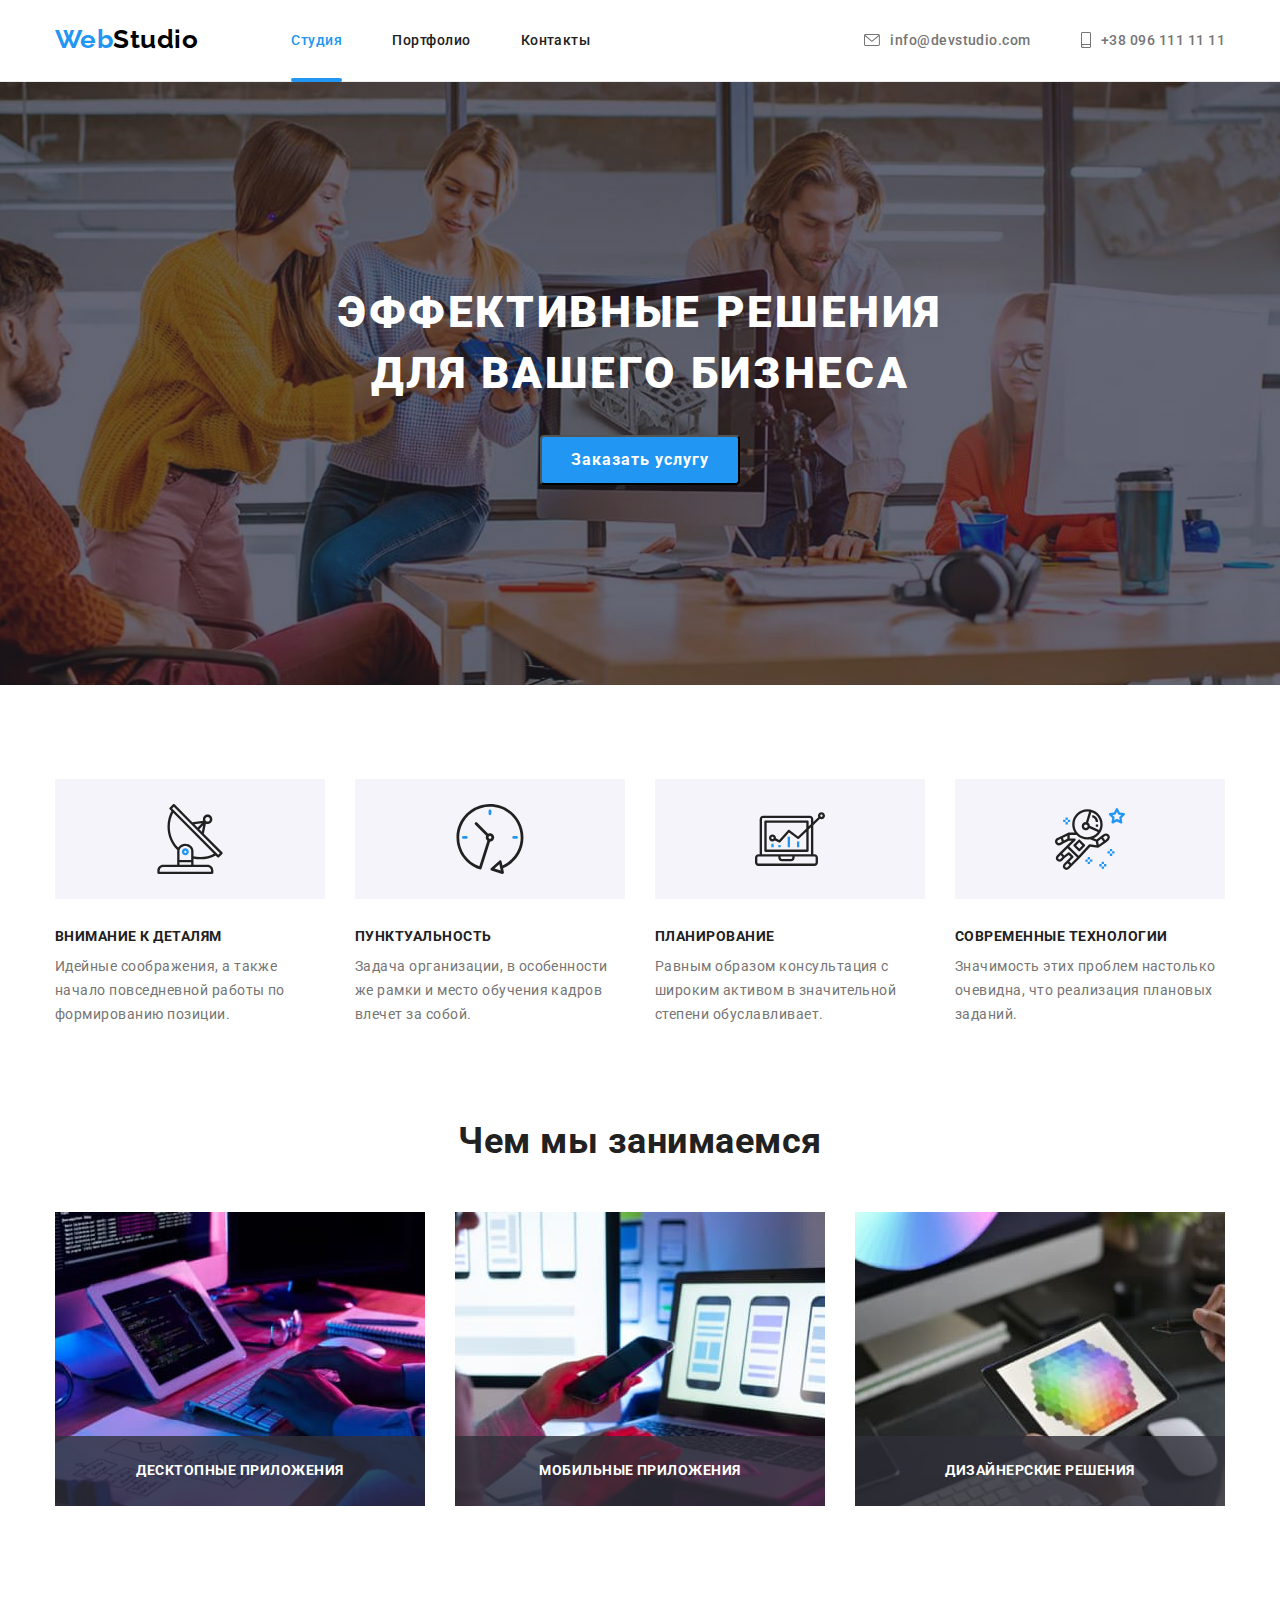
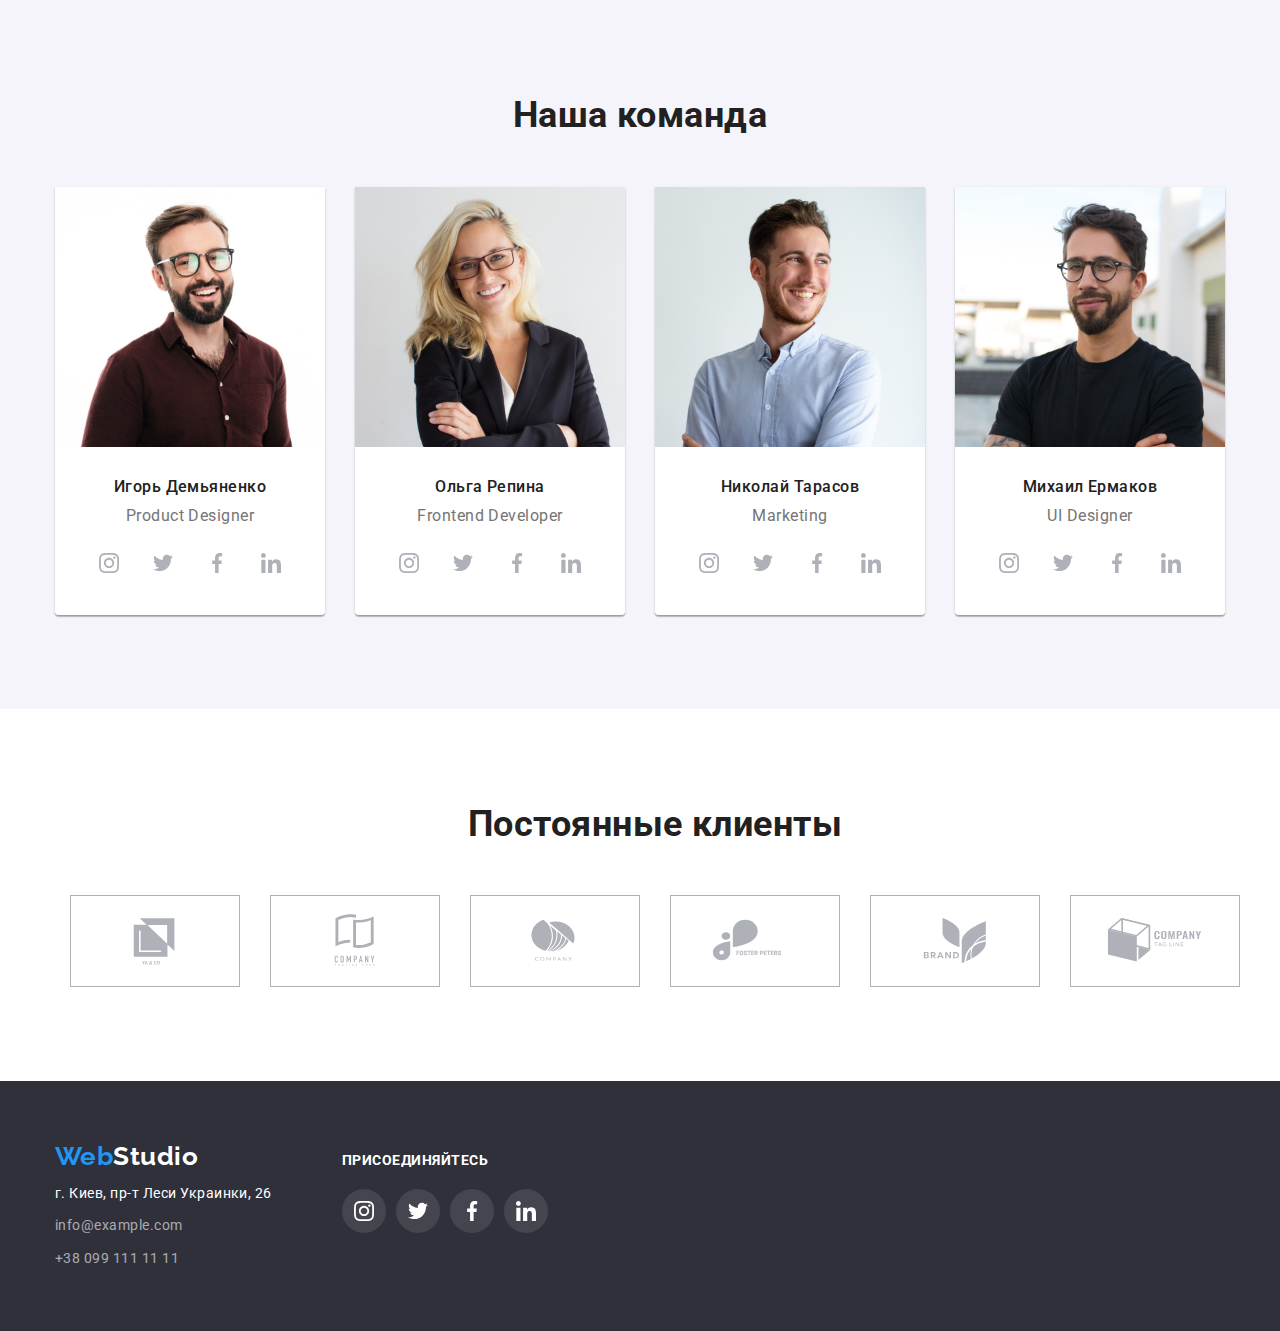
<file: index.html>
<!DOCTYPE html>
<html lang="ru">

<head>
    <meta charset="UTF-8">
    <meta http-equiv="X-UA-Compatible" content="IE=edge">
    <meta name="viewport" content="width=device-width, initial-scale=1.0">
    <title>Document</title>
    <link rel="preconnect" href="https://fonts.googleapis.com">
    <link rel="preconnect" href="https://fonts.gstatic.com" crossorigin>
    <link
        href="https://fonts.googleapis.com/css2?family=Raleway:wght@700&family=Roboto:wght@400;500;700;900&display=swap"
        rel="stylesheet">
    <link rel="stylesheet" href="https://cdnjs.cloudflare.com/ajax/libs/modern-normalize/1.1.0/modern-normalize.min.css">
    <link rel="stylesheet" href="./css/styles.css">
</head>

<body>
    <header class="header">
        <div class="container main-nav">
            <nav class="nav">
                <a href="/" lang="en" class="logo"><span class="web">Web</span><span class="studio">Studio</span></a>
                <ul class="sitenav">
                    <li class="sitenav-item"><a href="./index.html" class="sitenav-link current">Студия</a></li>
                    <li class="sitenav-item"><a href="./portfolio.html" class="sitenav-link">Портфолио</a></li>
                    <li class="sitenav-item"><a href="" class="sitenav-link">Контакты</a></li>
                </ul>
            </nav>
            <ul class="contacts">
                <li class="contacts-item">
                    <a href="mailto:info@devstudio.com" class="contacts-link">
                        <svg class="contacts-icon" width="16" height="12">
                            <use href="./images/icons.svg#icon-envelope"></use>
                        </svg>
                    info@devstudio.com
                    </a>
                </li>
                <li class="contacts-item">
                    <a href="tel:+380961111111" class="contacts-link">
                        <svg class="contacts-icon" width="10" height="16">
                            <use href="./images/icons.svg#icon-smartphone"></use>
                        </svg>
                    +38 096 111 11 11
                    </a>
                </li>
            </ul>
        </div>
    </header>
    <main>
        <section class="hero">
            <div class="container">
                <h1 class="hero-title">Эффективные решения <br>для вашего бизнеса</h1>
                <button data-modal-open type="button" class="hero-btn" >Заказать услугу</button>
            </div>
        </section>
        <section class="section">
            <div class="container">
                <h2  class="section-title visually-hidden">Преимущества</h2>
                <ul class="features">
                    <li class="features-item">
                        <div class="thumb"> 
                            <svg class="icon">
                                <use href="./images/icons.svg#icon-antenna"></use>
                            </svg>
                        </div>
                        <h3 class="features-title">Внимание к деталям</h3>
                        <p class="features-text">Идейные соображения, а также начало повседневной работы по формированию позиции.</p>
                    </li>
                    <li class="features-item">
                        <div class="thumb">
                            <svg class="icon">
                                <use href="./images/icons.svg#icon-clock"></use>
                            </svg>
                        </div>
                        <h3 class="features-title">Пунктуальность</h3>
                        <p class="features-text">Задача организации, в особенности же рамки и место обучения кадров влечет за собой.
                        </p>
                    </li>
                    <li class="features-item">
                        <div class="thumb">
                            <svg class="icon">
                                <use href="./images/icons.svg#icon-diagram"></use>
                            </svg>
                        </div>
                        <h3 class="features-title">Планирование</h3>
                        <p class="features-text">Равным образом консультация с широким активом в значительной степени обуславливает.
                        </p>
                    </li>
                    <li class="features-item">
                        <div class="thumb">
                            <svg class="icon">
                                <use href="./images/icons.svg#icon-astronaut"></use>
                            </svg>
                        </div>
                        <h3 class="features-title">Современные технологии</h3>
                        <p class="features-text">Значимость этих проблем настолько очевидна, что реализация плановых заданий.</p>
                    </li>
                </ul>
            </div>
        </section>
        <section class="section section-works">
            <div class="container">
                <h2 class="section-title">Чем мы занимаемся</h2>
                <ul class="works">
                    <li class="works-item">
                        <div class="works-thumb">
                            <img src="images/box1.jpg" alt="Пример работы" width="370" height="294" class="works-photo">
                            <p class="works-text">Десктопные приложения</p>
                        </div>
                    </li>
                    <li class="works-item">
                        <div class="works-thumb">
                            <img src="images/box2.jpg" alt="Пример работы" width="370" height="294" class="works-photo">
                            <p class="works-text">Мобильные приложения</p>
                        </div>
                    </li>
                    <li class="works-item">
                        <div class="works-thumb">
                            <img src="images/box3.jpg" alt="Пример работы" width="370" height="294" class="works-photo">   
                            <p class="works-text">Дизайнерские решения</p>
                        </div>
                        
                    </li>
                </ul>
            </div>
        </section>
        <section class="section section-team">
            <div class="container">
                <h2 class="section-title">Наша команда</h2>
                <ul class="team">
                    <li class="team-item">
                        <img src="./images/img1.jpg" alt="Фото. Игорь Демьяненко" width="270" height="260">
                        <div class="team-div">
                            <h3 class="team-title">Игорь Демьяненко</h3>
                            <p class="team-text">Product Designer</p>
                            <ul class="team-list">
                                <li class="team-link">
                                    <a href=""class="icon-link">
                                        <svg class="team-icon">
                                            <use href="./images/icons.svg#icon-instagram"></use>
                                        </svg>
                                    </a>
                                </li>
                                <li class="team-link">
                                    <a href="" class="icon-link">
                                        <svg class="team-icon">
                                            <use href="./images/icons.svg#icon-twitter"></use>
                                        </svg>
                                    </a>
                                </li>
                                <li class="team-link">
                                    <a href="" class="icon-link">
                                        <svg class="team-icon">
                                            <use href="./images/icons.svg#icon-facebook"></use>
                                        </svg>
                                    </a>
                                </li>
                                <li class="team-link">
                                    <a href="" class="icon-link">
                                        <svg class="team-icon">
                                            <use href="./images/icons.svg#icon-linkedin"></use>
                                        </svg>
                                    </a>
                                </li>
                            </ul>
                        </div>
                    </li>
                    <li class="team-item">
                        <img src="./images/img2.jpg" alt="Фото. Ольга Репина" width="270" height="260">
                        <div class="team-div">
                            <h3 class="team-title">Ольга Репина</h3>
                            <p class="team-text">Frontend Developer</p>
                            <div>
                                <ul class="team-list">
                                    <li class="team-link">
                                        <a href="" class="icon-link">
                                            <svg class="team-icon">
                                                <use href="./images/icons.svg#icon-instagram"></use>
                                            </svg>
                                        </a>
                                    </li>
                                    <li class="team-link">
                                        <a href="" class="icon-link">
                                            <svg class="team-icon">
                                                <use href="./images/icons.svg#icon-twitter"></use>
                                            </svg>
                                        </a>
                                    </li>
                                    <li class="team-link">
                                        <a href="" class="icon-link">
                                            <svg class="team-icon">
                                                <use href="./images/icons.svg#icon-facebook"></use>
                                            </svg>
                                        </a>
                                    </li>
                                    <li class="team-link">
                                        <a href="" class="icon-link">
                                            <svg class="team-icon">
                                                <use href="./images/icons.svg#icon-linkedin"></use>
                                            </svg>
                                        </a>
                                    </li>
                                </ul>
                            </div>
                        </div>
                    </li>
                    <li class="team-item">
                        <img src="./images/img3.jpg" alt="Фото. Николай Тарасов" width="270" height="260">
                        <div class="team-div">
                            <h3 class="team-title">Николай Тарасов</h3>
                            <p class="team-text">Marketing</p>
                            <div>
                                <ul class="team-list">
                                    <li class="team-link">
                                        <a href="" class="icon-link">
                                            <svg class="team-icon">
                                                <use href="./images/icons.svg#icon-instagram"></use>
                                            </svg>
                                        </a>
                                    </li>
                                    <li class="team-link">
                                        <a href="" class="icon-link">
                                            <svg class="team-icon">
                                                <use href="./images/icons.svg#icon-twitter"></use>
                                            </svg>
                                        </a>
                                    </li>
                                    <li class="team-link">
                                        <a href="" class="icon-link">
                                            <svg class="team-icon">
                                                <use href="./images/icons.svg#icon-facebook"></use>
                                            </svg>
                                        </a>
                                    </li>
                                    <li class="team-link">
                                        <a href="" class="icon-link">
                                            <svg class="team-icon">
                                                <use href="./images/icons.svg#icon-linkedin"></use>
                                            </svg>
                                        </a>
                                    </li>
                                </ul>
                            </div>
                        </div>
                    </li>
                    <li class="team-item">
                        <img src="./images/img4.jpg" alt="Фото. Михаил Ермаков" width="270" height="260">
                        <div class="team-div">
                            <h3 class="team-title">Михаил Ермаков</h3>
                            <p class="team-text">UI Designer</p>
                            <div>
                                <ul class="team-list">
                                    <li class="team-link">
                                        <a href="" class="icon-link">
                                            <svg class="team-icon">
                                                <use href="./images/icons.svg#icon-instagram"></use>
                                            </svg>
                                        </a>
                                    </li>
                                    <li class="team-link">
                                        <a href="" class="icon-link">
                                            <svg class="team-icon">
                                                <use href="./images/icons.svg#icon-twitter"></use>
                                            </svg>
                                        </a>
                                    </li>
                                    <li class="team-link">
                                        <a href="" class="icon-link">
                                            <svg class="team-icon">
                                                <use href="./images/icons.svg#icon-facebook"></use>
                                            </svg>
                                        </a>
                                    </li>
                                    <li class="team-link">
                                        <a href="" class="icon-link">
                                            <svg class="team-icon">
                                                <use href="./images/icons.svg#icon-linkedin"></use>
                                            </svg>
                                        </a>
                                    </li>
                                </ul>
                            </div>
                        </div>
                    </li>
                </ul>
            </div>
        </section>
        <section class="section clients">
            <div class="container clients-container">
                <h2 class="section-title">Постоянные клиенты</h2>
                <ul class="clients-list">
                    <li class="clients-item">
                        <a href="" class="clients-link">
                            <svg class="clients-icon">
                                <use href="./images/icons.svg#icon-Logo"></use>
                            </svg>
                        </a>   
                    </li>
                    <li class="clients-item">
                        <a href="" class="clients-link">
                            <svg class="clients-icon">
                                <use href="./images/icons.svg#icon-Logo-1"></use>
                            </svg>
                        </a>
                    </li>
                    <li class="clients-item">
                        <a href="" class="clients-link">
                            <svg class="clients-icon" >
                                <use href="./images/icons.svg#icon-Logo-2"></use>
                            </svg>
                        </a>
                    </li>
                    <li class="clients-item">
                        <a href="" class="clients-link">
                            <svg class="clients-icon">
                                <use href="./images/icons.svg#icon-Logo-3"></use>
                            </svg>
                        </a>
                    </li>
                    <li class="clients-item">
                        <a href="" class="clients-link">
                            <svg class="clients-icon">
                                <use href="./images/icons.svg#icon-Logo-4"></use>
                            </svg>
                        </a>
                    </li>
                    <li class="clients-item">
                        <a href="" class="clients-link">
                            <svg class="clients-icon">
                                <use href="./images/icons.svg#icon-Logo-5"></use>
                            </svg>
                        </a>
                    </li>
                </ul>
    </main>
    <footer class="footer">
        <div class="container list">
            <div class="list-div">
                <a href="/" lang="en" class="footer-logo"><span class="footer-web">Web</span><span class="footer-studio">Studio</span></a>
                <address class="address">
                    <ul class="footer-list">
                        <li class="footer-item">
                            <p class="footer-address">г. Киев, пр-т Леси Украинки, 26</p>
                        </li>
                        <li class="footer-item"><a href="mailto:info@example.com" class="footer-contacts">info@example.com</a></li>
                        <li class="footer-item"><a href="tel:+380991111111" class="footer-contacts"> +38 099 111 11 11</a></li>
                    </ul>
                </address>
            </div>
            <div>
                <p class="footer-title">присоединяйтесь</p>
                <ul class="footer-team-list">
                    <li class="footer-team-link">
                        <a href="" class="footer-icon-link">
                            <svg class="footer-team-icon">
                                <use href="./images/icons.svg#icon-instagram"></use>
                            </svg>
                        </a>
                    </li>
                    <li class="footer-team-link">
                        <a href="" class="footer-icon-link">
                            <svg class="footer-team-icon">
                                <use href="./images/icons.svg#icon-twitter"></use>
                            </svg>
                        </a>
                    </li>
                    <li class="footer-team-link">
                        <a href="" class="footer-icon-link">
                            <svg class="footer-team-icon">
                                <use href="./images/icons.svg#icon-facebook"></use>
                            </svg>
                        </a>
                    </li>
                    <li class="footer-team-link">
                        <a href="" class="footer-icon-link">
                            <svg class="footer-team-icon">
                                <use href="./images/icons.svg#icon-linkedin"></use>
                            </svg>
                        </a>
                    </li>
                </ul>
            </div>
        </div>
    </footer>
    <div class="backdrop is-hidden" data-modal>
        <div class="modal">
        <button type="button" class="close-button" data-modal-close>
            <svg class="button-icon">
                <use href="./images/icons.svg#icon-vector"></use>
            </svg>
        </button>

        </div>
    </div>
        <script src="./js/modal.js"></script>
</body>

</html>
</file>
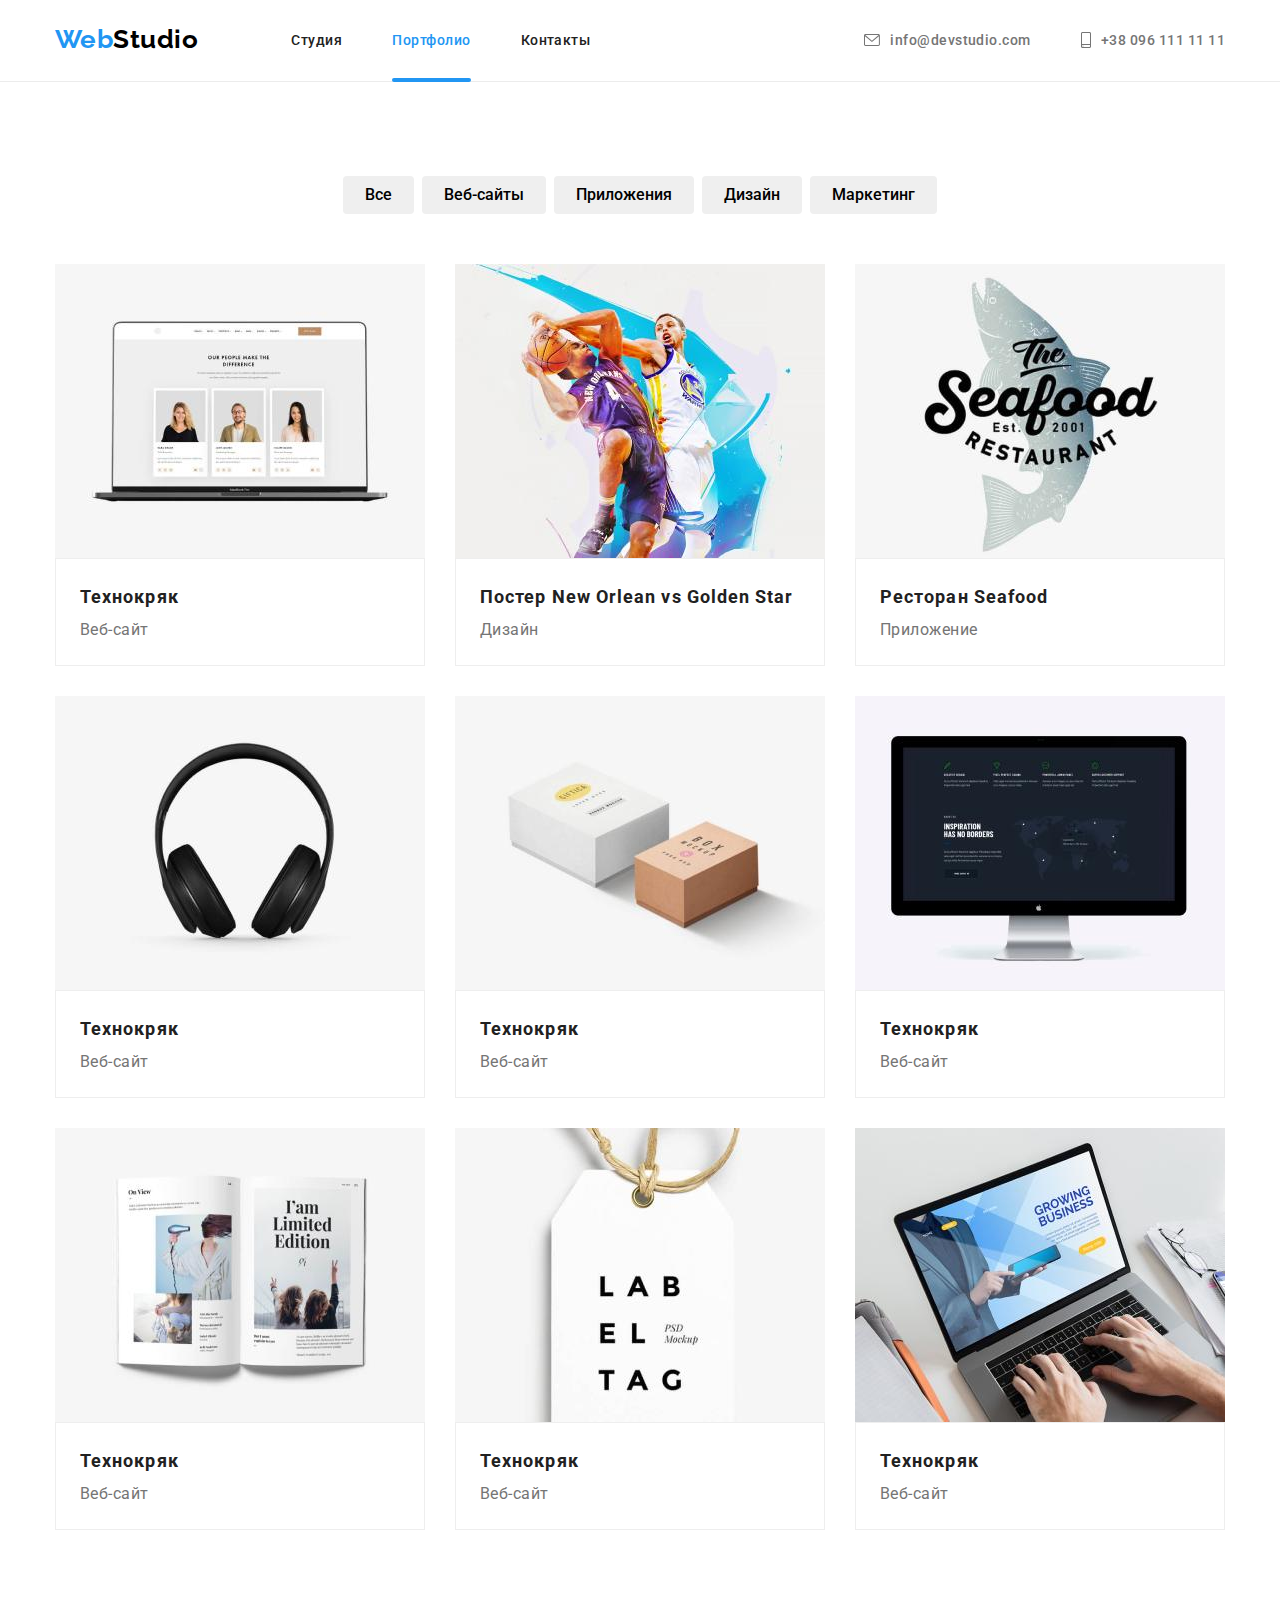
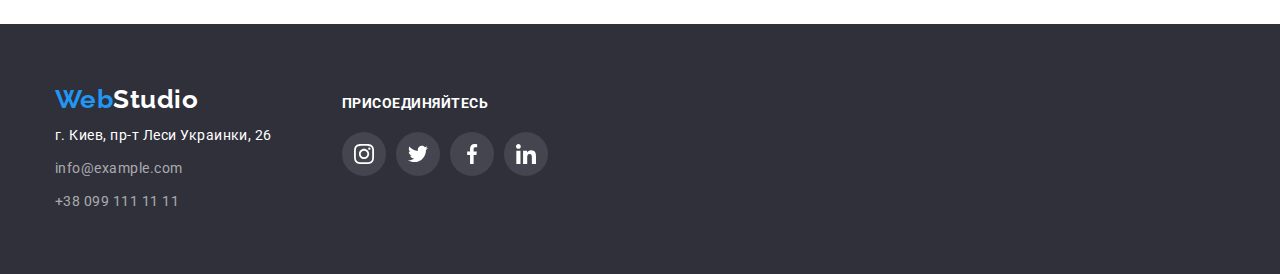
<file: portfolio.html>
<!DOCTYPE html>
<html lang="en">

<head>
    <meta charset="UTF-8">
    <meta http-equiv="X-UA-Compatible" content="IE=edge">
    <meta name="viewport" content="width=device-width, initial-scale=1.0">
    <title>Document</title>
    <link rel="preconnect" href="https://fonts.googleapis.com">
    <link rel="preconnect" href="https://fonts.gstatic.com" crossorigin>
    <link
        href="https://fonts.googleapis.com/css2?family=Raleway:wght@700&family=Roboto:wght@400;500;700;900&display=swap"
        rel="stylesheet">
    <link rel="stylesheet" href="https://cdnjs.cloudflare.com/ajax/libs/modern-normalize/1.1.0/modern-normalize.min.css">
    <link rel="stylesheet" href="./css/styles.css">
</head>

<body>
    <header class="header">
        <div class="container main-nav">
            <nav class="nav">
                <a href="/" lang="en" class="logo"><span class="web">Web</span><span class="studio">Studio</span></a>
                <ul class="sitenav">
                    <li class="sitenav-item"><a href="./index.html" class="sitenav-link">Студия</a></li>
                    <li class="sitenav-item"><a href="./portfolio.html" class="sitenav-link current">Портфолио</a></li>
                    <li class="sitenav-item"><a href="" class="sitenav-link">Контакты</a></li>
                </ul>
            </nav>
            <ul class="contacts">
                <li class="contacts-item">
                    <a href="mailto:info@devstudio.com" class="contacts-link">
                        <svg class="contacts-icon" width="16" height="12">
                            <use href="./images/icons.svg#icon-envelope"></use>
                        </svg>
                        info@devstudio.com
                    </a>
                </li>
                <li class="contacts-item">
                    <a href="tel:+380961111111" class="contacts-link">
                        <svg class="contacts-icon" width="10" height="16">
                            <use href="./images/icons.svg#icon-smartphone"></use>
                        </svg>
                        +38 096 111 11 11
                    </a>
                </li>
            </ul>
        </div>
    </header>
    <main>
        <section class="section">
            <div class="container">
                <h1 class="visually-hidden">Наши работы</h1>
                <ul class="filtr">
                    <li class="filtr-item"><button type="button" class="filtr-button">Все</button></li>
                    <li class="filtr-item"><button type="button" class="filtr-button">Веб-сайты</button></li>
                    <li class="filtr-item"><button type="button" class="filtr-button">Приложения</button></li>
                    <li class="filtr-item"><button type="button" class="filtr-button">Дизайн</button></li>
                    <li class="filtr-item"><button type="button" class="filtr-button">Маркетинг</button></li>
                </ul>
                <ul class="portfolio">
                    <li class="portfolio-item">
                        <a href="" class="portfolio-link">
                            <div class="overlay-thumb">
                                <img src="./images/portfolio1.jpg" alt="Технокряк" width="370" height="294">
                                    <div class="div-overlay">
                                        <p class="portfolio-overlay">
                                        Технокряк это современная площадка распространения коронавируса.
                                        Компании используют эту платформу для цифрового
                                        шпионажа и атак на защищённые сервера конкурентов.
                                        </p>
                                    </div>
                            </div>
                            <div class="portfolio-div">
                                <h2 class="portfolio-title">Технокряк</h2>
                                <p class="portfolio-text">Веб-сайт</p>
                            </div>
                        </a>
                    </li>
                    <li class="portfolio-item">
                        <a href="" class="portfolio-link">
                            <div class="overlay-thumb">
                                <img src="./images/portfolio2.jpg" alt="Постер New Orlean vs Golden Star" width="370"
                                    height="294">   
                                    <div class="div-overlay">
                                        <p class="portfolio-overlay">
                                        Технокряк это современная площадка распространения коронавируса.
                                        Компании используют эту платформу для цифрового
                                        шпионажа и атак на защищённые сервера конкурентов.
                                        </p>
                                    </div>
                            </div>
                            <div class="portfolio-div">
                                <h2 class="portfolio-title">Постер New Orlean vs Golden Star</h2>
                                <p class="portfolio-text">Дизайн</p>
                            </div>
                        </a>
                    </li>
                    <li class="portfolio-item">
                        <a href="" class="portfolio-link">
                            <div class="overlay-thumb">
                                <img src="./images/portfolio3.jpg" alt="Ресторан Seafood. Постер" width="370" height="294">
                                    <div class="div-overlay">
                                        <p class="portfolio-overlay">
                                            Технокряк это современная площадка распространения коронавируса.
                                            Компании используют эту платформу для цифрового
                                            шпионажа и атак на защищённые сервера конкурентов.
                                        </p>
                                    </div>
                            </div>
                            <div class="portfolio-div">
                                <h2 class="portfolio-title">Ресторан Seafood</h2>
                                <p class="portfolio-text">Приложение</p>
                            </div>
                        </a>
                    </li>
                    <li class="portfolio-item">
                        <a href="" class="portfolio-link">
                            <div class="overlay-thumb">
                                <img src="./images/portfolio4.jpg" alt="Технокряк" width="370" height="294">
                                <div class="div-overlay">
                                    <p class="portfolio-overlay">
                                        Технокряк это современная площадка распространения коронавируса.
                                        Компании используют эту платформу для цифрового
                                        шпионажа и атак на защищённые сервера конкурентов.
                                    </p>
                                </div>
                            </div>
                            <div class="portfolio-div">
                                <h2 class="portfolio-title">Технокряк</h2>
                                <p class="portfolio-text">Веб-сайт</p>
                            </div>
                        </a>
                    </li>
                    <li class="portfolio-item">
                        <a href="" class="portfolio-link">
                            <div class="overlay-thumb">
                                <img src="./images/portfolio5.jpg" alt="Технокряк" width="370" height="294">
                                <div class="div-overlay">
                                    <p class="portfolio-overlay">
                                        Технокряк это современная площадка распространения коронавируса.
                                        Компании используют эту платформу для цифрового
                                        шпионажа и атак на защищённые сервера конкурентов.
                                    </p>
                                </div>
                            </div>
                            <div class="portfolio-div">
                                <h2 class="portfolio-title">Технокряк</h2>
                                <p class="portfolio-text">Веб-сайт</p>
                            </div>
                        </a>
                    </li>
                    <li class="portfolio-item">
                        <a href="" class="portfolio-link">
                            <div class="overlay-thumb">
                                <img src="./images/portfolio6.jpg" alt="Технокряк" width="370" height="294">
                                <div class="div-overlay">
                                    <p class="portfolio-overlay">
                                        Технокряк это современная площадка распространения коронавируса.
                                        Компании используют эту платформу для цифрового
                                        шпионажа и атак на защищённые сервера конкурентов.
                                    </p>
                                </div>
                            </div>
                            <div class="portfolio-div">
                                <h2 class="portfolio-title">Технокряк</h2>
                                <p class="portfolio-text">Веб-сайт</p>
                            </div>
                        </a>
                    </li>
                    <li class="portfolio-item">
                        <a href="" class="portfolio-link">
                            <div class="overlay-thumb">
                                <img src="./images/portfolio7.jpg" alt="Технокряк" width="370" height="294">
                                <div class="div-overlay">
                                    <p class="portfolio-overlay">
                                        Технокряк это современная площадка распространения коронавируса.
                                        Компании используют эту платформу для цифрового
                                        шпионажа и атак на защищённые сервера конкурентов.
                                    </p>
                                </div>
                            </div>
                            <div class="portfolio-div">
                                <h2 class="portfolio-title">Технокряк</h2>
                                <p class="portfolio-text">Веб-сайт</p>
                            </div>
                        </a>
                    </li>
                    <li class="portfolio-item">
                        <a href="" class="portfolio-link">
                            <div class="overlay-thumb">
                                <img src="./images/portfolio8.jpg" alt="Технокряк" width="370" height="294">
                                <div class="div-overlay">
                                    <p class="portfolio-overlay">
                                        Технокряк это современная площадка распространения коронавируса.
                                        Компании используют эту платформу для цифрового
                                        шпионажа и атак на защищённые сервера конкурентов.
                                    </p>
                                </div>
                            </div>
                            <div class="portfolio-div">
                                <h2 class="portfolio-title">Технокряк</h2>
                                <p class="portfolio-text">Веб-сайт</p>
                            </div>
                        </a>
                    </li>
                    <li class="portfolio-item">
                        <a href="" class="portfolio-link">
                            <div class="overlay-thumb">
                                <img src="./images/portfolio9.jpg" alt="Технокряк" width="370" height="294">
                                <div class="div-overlay">
                                    <p class="portfolio-overlay">
                                        Технокряк это современная площадка распространения коронавируса.
                                        Компании используют эту платформу для цифрового
                                        шпионажа и атак на защищённые сервера конкурентов.
                                    </p>
                                </div>
                            </div>
                            <div class="portfolio-div">
                                <h2 class="portfolio-title">Технокряк</h2>
                                <p class="portfolio-text">Веб-сайт</p>
                            </div>
                        </a>
                    </li>
                </ul>
            </div>
        </section>
    </main>
    <footer class="footer">
        <div class="container list">
            <div class="list-div">
                <a href="/" lang="en" class="footer-logo"><span class="footer-web">Web</span><span
                        class="footer-studio">Studio</span></a>
                <address class="address">
                    <ul class="footer-list">
                        <li class="footer-item">
                            <p class="footer-address">г. Киев, пр-т Леси Украинки, 26</p>
                        </li>
                        <li class="footer-item"><a href="mailto:info@example.com"
                                class="footer-contacts">info@example.com</a></li>
                        <li class="footer-item"><a href="tel:+380991111111" class="footer-contacts"> +38 099 111 11 11</a>
                        </li>
                    </ul>
                </address>
            </div>
            <div>
                <p class="footer-title">присоединяйтесь</p>
                <ul class="footer-team-list">
                    <li class="footer-team-link">
                        <a href="" class="footer-icon-link">
                            <svg class="footer-team-icon">
                                <use href="./images/icons.svg#icon-instagram"></use>
                            </svg>
                        </a>
                    </li>
                    <li class="footer-team-link">
                        <a href="" class="footer-icon-link">
                            <svg class="footer-team-icon">
                                <use href="./images/icons.svg#icon-twitter"></use>
                            </svg>
                        </a>
                    </li>
                    <li class="footer-team-link">
                        <a href="" class="footer-icon-link">
                            <svg class="footer-team-icon">
                                <use href="./images/icons.svg#icon-facebook"></use>
                            </svg>
                        </a>
                    </li>
                    <li class="footer-team-link">
                        <a href="" class="footer-icon-link">
                            <svg class="footer-team-icon">
                                <use href="./images/icons.svg#icon-linkedin"></use>
                            </svg>
                        </a>
                    </li>
                </ul>
            </div>
        </div>
    </footer>
</body>

</html>
</file>
<file: css/styles.css>
:root {
  --primary-title-color: #ffffff;
  --accent-color: #2196f3;
  --second-logo-color: #000000;
  --title-color: #212121;
  --text-color: #757575;
  --fone-color: #f5f4fa;
  --fone-color-black: #2f303a;
  --border-header: #ececec;
  --border-portfolio: #eeeeee;
  --icon-color: #afb1b8;
  --footer-address: rgba(255, 255, 255, 0.6);
}

body {
  font-family: Roboto, sans-serif;
  color: var(--text-color);
  background-color: var(--primary-title-color);
  letter-spacing: 0.03em;
  margin: 0;
}
.header {
  font-weight: 500;
  font-size: 14px;
  line-height: 1.2;
}
a {
  text-decoration: none;
}
h1,
h2,
h3,
ul,
p,
li,
ul {
  margin-top: 0;
  margin-bottom: 0;
  padding: 0;
  list-style: none;
}
img {
  display: block;
  max-width: 100%;
  height: auto;
}

/*Стили к логотипу*/
.logo {
  font-family: Raleway, sans-serif;
  font-weight: 700;
  font-size: 26px;
  line-height: 1.2;
  display: block;
  padding-top: 24px;
  padding-bottom: 25px;
  margin-right: 93px;
}
.web {
  color: var(--accent-color);
}
.studio {
  color: var(--second-logo-color);
}
li {
  list-style-type: none;
}
.container {
  width: 1200px;
  margin-left: auto;
  margin-right: auto;
  padding-left: 15px;
  padding-right: 15px;
}
/*Стили к header*/
.header {
  border-bottom: solid 1px var(--border-header);
}
.sitenav,
.contacts {
  padding: 0;
}
.main-nav {
  display: flex;
}
.sitenav {
  display: flex;
}
.nav {
  display: flex;
}
.sitenav-link {
  position: relative;
  color: var(--title-color);
  display: block;
  padding-top: 32px;
  padding-bottom: 32px;

  transition-property: color;
  transition-duration: 250ms;
  transition-timing-function: cubic-bezier(0.4, 0, 0.2, 1);
}
.sitenav-item {
  margin-right: 50px;
}
.sitenav-item:last-child {
  margin-right: 0;
}
.sitenav-link:hover,
.sitenav-link:focus {
  color: var(--accent-color);
}
.contacts {
  display: flex;
  align-items: center;
  justify-content: center;
  margin-left: auto;
}
.contacts-item {
  margin-right: 50px;
}

.contacts-link {
  display: flex;
  align-items: center;
  justify-content: center;
  color: var(--text-color);
  padding-top: 32px;
  padding-bottom: 32px;

  transition-property: color;
  transition-duration: 250ms;
  transition-timing-function: cubic-bezier(0.4, 0, 0.2, 1);
}
.contacts-item:last-child {
  margin-right: 0;
}
.contacts-link:hover,
.contacts-link:focus {
  color: var(--accent-color);
}
.icon {
  width: 70px;
  height: 70px;
}
.contacts-icon {
  margin-right: 10px;
}
.contacts-icon {
  fill: currentColor;
}
.sitenav .contacts {
  font-weight: 500;
  font-size: 14px;
  line-height: 1.14;
  letter-spacing: 0.02em;
}
.sitenav-link.current {
  color: var(--accent-color);
  position: relative;
}

.sitenav-link.current::after {
  content: "";
  width: 100%;
  height: 4px;
  position: absolute;
  bottom: -1px;
  right: 0;
  background-color: var(--accent-color);
  border-radius: 3px;
}

/*Стили к герою*/
.hero {
  /* background-color: var(--fone-color-black);*/
  text-align: center;
  padding-top: 200px;
  padding-bottom: 200px;
  max-width: 1600px;
  min-height: 400px;
  background-image: linear-gradient(
      to right,
      rgba(47, 48, 58, 0.4),
      rgba(47, 48, 58, 0.4)
    ),
    url(../images/background.jpg);
  background-size: cover;
  background-repeat: no-repeat;
  background-position: center;
}
.hero-title {
  font-weight: 900;
  font-size: 44px;
  line-height: 1.4;
  text-align: center;
  letter-spacing: 0.06em;
  text-transform: uppercase;

  color: var(--primary-title-color);

  margin-bottom: 30px;
}
.hero-btn {
  color: var(--primary-title-color);
  background-color: var(--accent-color);
  min-width: 200px;
  height: 50px;

  font-family: inherit;
  font-weight: 700;
  font-size: 16px;
  line-height: 1.86px;
  align-items: center;
  text-align: center;
  letter-spacing: 0.06em;

  cursor: pointer;

  padding: 10px, 32px;
  border-radius: 4px;

  transition-property: background-color;
  transition-duration: 250ms;
  transition-timing-function: cubic-bezier(0.4, 0, 0.2, 1);
}

.hero-btn:focus,
.hero-btn:hover {
  background-color: #188ce8;
}
/*Стили main*/
.features {
  display: flex;
}
.section {
  padding-bottom: 94px;
  padding-top: 94px;
}
.section-title,
.features-title,
.team-title {
  color: var(--title-color);
}
.section-title {
  font-weight: 700;
  font-size: 36px;
  line-height: 1.17;
  text-align: center;
  margin-bottom: 50px;
}
.visually-hidden {
  position: absolute;
  clip: rect(0 0 0 0);
  width: 1px;
  height: 1px;
  margin: -1px;
}
.features-title {
  font-weight: 700;
  font-size: 14px;
  line-height: 1.14;
  text-transform: uppercase;

  margin-bottom: 10px;
}
.features-item {
  width: 270px;
  margin-right: 30px;
}
.features-item:last-child {
  margin-right: 0;
}
.section-works {
  padding-top: 0;
  padding-bottom: 94px;
}
.thumb {
  width: 270px;
  height: 120px;
  background-color: var(--fone-color);
  display: flex;
  justify-content: center;
  align-items: center;
  margin-bottom: 30px;
}
.works {
  padding: 0;
  display: flex;
}

.works-item {
  padding: 0;
  margin: 0;
  margin-left: 30px;
}
.works-item:first-child {
  margin-left: 0;
}
.works-thumb {
  position: relative;
}
.works-text {
  display: block;
  width: 100%;
  padding-top: 27px;
  padding-bottom: 27px;

  font-weight: 700;
  font-size: 14px;
  line-height: 1.14;
  text-align: center;
  text-transform: uppercase;
  color: var(--primary-title-color);
  background: rgba(47, 48, 58, 0.8);

  position: absolute;
  bottom: 0;
  left: 0;
}
.features-text {
  font-size: 14px;
  line-height: 1.7;
}
.section-team {
  background-color: var(--fone-color);
}
.team {
  display: flex;
}
.team-title {
  font-weight: 500;
  font-size: 16px;
  line-height: 1.19;
  margin-bottom: 10px;
}
.team-div {
  padding-top: 30px;
  padding-bottom: 30px;
  background-color: var(--primary-title-color);
}
.team-text {
  font-size: 16px;
  line-height: 1.19;
}
.team-item {
  width: 270px;
  text-align: center;
  margin-left: 30px;
  overflow: hidden;
  box-shadow: 0px 1px 3px rgba(0, 0, 0, 0.12), 0px 1px 1px rgba(0, 0, 0, 0.14),
    0px 2px 1px rgba(0, 0, 0, 0.2);
  border-radius: 0px 0px 4px 4px;
}
.team-item:first-child {
  margin-left: 0;
}
.team-icon {
  height: 20px;
  width: 20px;
  fill: var(--icon-color);

  transition-property: fill;
  transition-duration: 250ms;
  transition-timing-function: cubic-bezier(0.4, 0, 0.2, 1);
}
.team-link:last-child {
  margin-right: 0px;
}
.team-link {
  margin-right: 10px;
}
.icon-link {
  display: flex;
  justify-content: center;
  align-items: center;
  width: 44px;
  height: 44px;
  border-radius: 50%;

  transition-property: background-color;
  transition-duration: 250ms;
  transition-timing-function: cubic-bezier(0.4, 0, 0.2, 1);
}
.team-list {
  display: flex;
  justify-content: center;
  align-items: center;
  margin-top: 16px;
}
.icon-link:hover,
.icon-link:focus {
  background-color: var(--accent-color);
}
.icon-link:hover .team-icon,
.icon-link:focus .team-icon {
  fill: var(--primary-title-color);
}

/*our clients*/
.clients {
  width: 1170px;
  margin-left: auto;
  margin-right: auto;
}
.clients-list {
  display: flex;
}
.clients-link {
  display: flex;
  align-items: center;
  justify-content: center;
  height: 92px;
  width: 170px;
  border: solid 1px var(--icon-color);

  transition-property: border;
  transition-duration: 250ms;
  transition-timing-function: cubic-bezier(0.4, 0, 0.2, 1);
}
.clients-item {
  margin-right: 30px;
}
.clients-item:last-child {
  margin-right: 0;
}
.clients-icon {
  fill: var(--icon-color);
  height: 60px;
  width: 106px;

  transition-property: fill;
  transition-duration: 250ms;
  transition-timing-function: cubic-bezier(0.4, 0, 0.2, 1);
}
.clients-link:hover,
.clients-link:focus {
  border: solid 1px var(--accent-color);
}
.clients-link:hover .clients-icon,
.clients-link:focus .clients-icon {
  fill: var(--accent-color);
}
/*footer*/
.footer {
  background-color: var(--fone-color-black);
  padding-top: 60px;
  padding-bottom: 60px;
}
.footer-logo {
  font-family: Raleway;
  font-weight: 700;
  font-size: 26px;
  line-height: 1.19;
}
.footer-web {
  color: var(--accent-color);
}
.footer-studio {
  color: var(--primary-title-color);
}
.footer-address {
  color: var(--primary-title-color);
  font-style: normal;
  font-size: 14px;
  line-height: 1.7;
}
.footer-contacts {
  color: var(--footer-address);
  font-weight: normal;
  font-style: normal;
  font-size: 14px;
  line-height: 1.7;

  transition-property: color;
  transition-duration: 250ms;
  transition-timing-function: cubic-bezier(0.4, 0, 0.2, 1);
}
.footer-contacts:focus,
.footer-contacts:hover {
  color: var(--accent-color);
}
.address {
  margin-top: 10px;
}
.footer-item {
  margin-bottom: 9px;
}
.footer-item:last-child {
  margin-bottom: 0;
}
.footer-title {
  font-style: normal;
  font-weight: bold;
  font-size: 14px;
  line-height: 1.14;
  text-transform: uppercase;
  color: var(--primary-title-color);
}
.footer-team-list {
  width: 270px;
  height: 44px;
  display: flex;
  margin-top: 20px;
}
.list {
  display: flex;
  align-items: baseline;
}
.list-div {
  margin-right: 70px;
}
.list-div:last-child {
  margin-right: 0;
}
.footer-team-link {
  margin-right: 10px;
}
.footer-team-link:last-child {
  margin-right: 0;
}
.footer-icon-link {
  display: flex;
  justify-content: center;
  align-items: center;
  width: 44px;
  height: 44px;
  border-radius: 50%;
  background-color: rgba(255, 255, 255, 0.1);

  transition-property: background-color;
  transition-duration: 250ms;
  transition-timing-function: cubic-bezier(0.4, 0, 0.2, 1);
}
.footer-team-icon {
  height: 20px;
  width: 20px;
  fill: var(--primary-title-color);
}
.footer-icon-link:hover,
.footer-icon-link:focus {
  background-color: var(--accent-color);
}
/*Portfolio*/
.filtr-button {
  background-color: (--fone-color);
  color: (--title-color);
  font-family: inherit;
  font-weight: 500;
  font-size: 16px;
  line-height: 1.63;
  text-align: center;

  cursor: pointer;
  padding: 6px 22px;
}
.filtr {
  margin-bottom: 50px;
  display: flex;
  justify-content: center;
}
.filtr-button {
  border: transparent;
  border-radius: 4px;
  font-family: inherit;

  transition-property: background-color, color, box-shadow;
  transition-duration: 250ms;
  transition-timing-function: cubic-bezier(0.4, 0, 0.2, 1);
}
.filtr-item {
  margin-right: 8px;
}
.filtr-item:last-child {
  margin-right: 0;
}
.filtr-button:focus,
.filtr-button:hover {
  background-color: var(--accent-color);
  color: var(--primary-title-color);
  box-shadow: 0px 3px 1px rgba(0, 0, 0, 0.1), 0px 1px 2px rgba(0, 0, 0, 0.08),
    0px 2px 2px rgba(0, 0, 0, 0.12);
}
.portfolio {
  display: flex;
  flex-wrap: wrap;
  margin-left: -30px;
  margin-top: -30px;
}
.portfolio-title {
  color: var(--title-color);

  font-weight: 700;
  font-size: 18px;
  line-height: 2;
  letter-spacing: 0.06em;
}
.portfolio > .portfolio-item {
  width: 370px;
  margin-left: 30px;
  margin-top: 30px;
  flex-basis: calc(100% / 3 - 30px);
}
.portfolio-link {
  display: block;
  transition-property: box-shadow;
  transition-duration: 250ms;
  transition-timing-function: cubic-bezier(0.4, 0, 0.2, 1);
}
.portfolio-link:hover,
.portfolio-link:focus {
  box-shadow: 0px 1px 1px rgba(0, 0, 0, 0.12), 0px 4px 4px rgba(0, 0, 0, 0.06),
    1px 4px 6px rgba(0, 0, 0, 0.16);
}
.portfolio-text {
  font-size: 16px;
  line-height: 1.87;

  color: var(--text-color);
}
.portfolio-div {
  border: solid 1px var(--border-portfolio);
  padding-top: 20px;
  padding-bottom: 20px;
  padding-left: 24px;
  padding-right: 24px;
}
.overlay-thumb {
  position: relative;
  overflow: hidden;
}
.div-overlay {
  position: absolute;
  top: 0;
  left: 0;
  width: 100%;
  height: 100%;
  background-color: rgba(33, 150, 243, 0.9);
  transform: translateY(100%);

  transition-property: transform;
  transition-duration: 250ms;
  transition-timing-function: cubic-bezier(0.4, 0, 0.2, 1);
}

.portfolio-overlay {
  position: absolute;
  top: 50%;
  left: 50%;
  transform: translate(-50%, -50%);
  width: 322px;
  font-weight: 400;
  font-size: 18px;
  line-height: 1.6;
  color: var(--primary-title-color);
}
.portfolio-link:hover .div-overlay,
.portfolio-link:focus .div-overlay {
  transform: translateY(0);
}

/*Модальное окно*/
.backdrop {
  position: fixed;
  top: 0;
  left: 0;
  width: 100%;
  height: 100%;
  background: rgba(0, 0, 0, 0.2);
  opacity: 1;

  transition-property: opacity;
  transition-duration: 500ms;
  transition-timing-function: cubic-bezier(0.4, 0, 0.2, 1);
}
.backdrop.is-hidden {
  opacity: 0;
  pointer-events: none;
  visibility: visible;
}
.modal {
  position: absolute;
  top: 50%;
  left: 50%;
  transform: translate(-50%, -50%) scale(1);

  min-height: 581px;
  min-width: 528px;
  background-color: var(--primary-title-color);

  transition-property: transform;
  transition-duration: 500ms;
  transition-timing-function: cubic-bezier(0.4, 0, 0.2, 1);
}
.backdrop.is-hidden .modal {
  transform: translate(-50%, -50%) scale(0.5);
}
.close-button {
  position: absolute;
  top: 8px;
  right: 8px;
  background: var(--primary-title-color);
  border: 1px solid rgba(0, 0, 0, 0.1);
  border-radius: 50%;
  display: flex;
  align-items: center;
  justify-content: center;
  width: 30px;
  height: 30px;
}
.button-icon {
  position: absolute;
  width: 18px;
  height: 18px;
}
</file>
